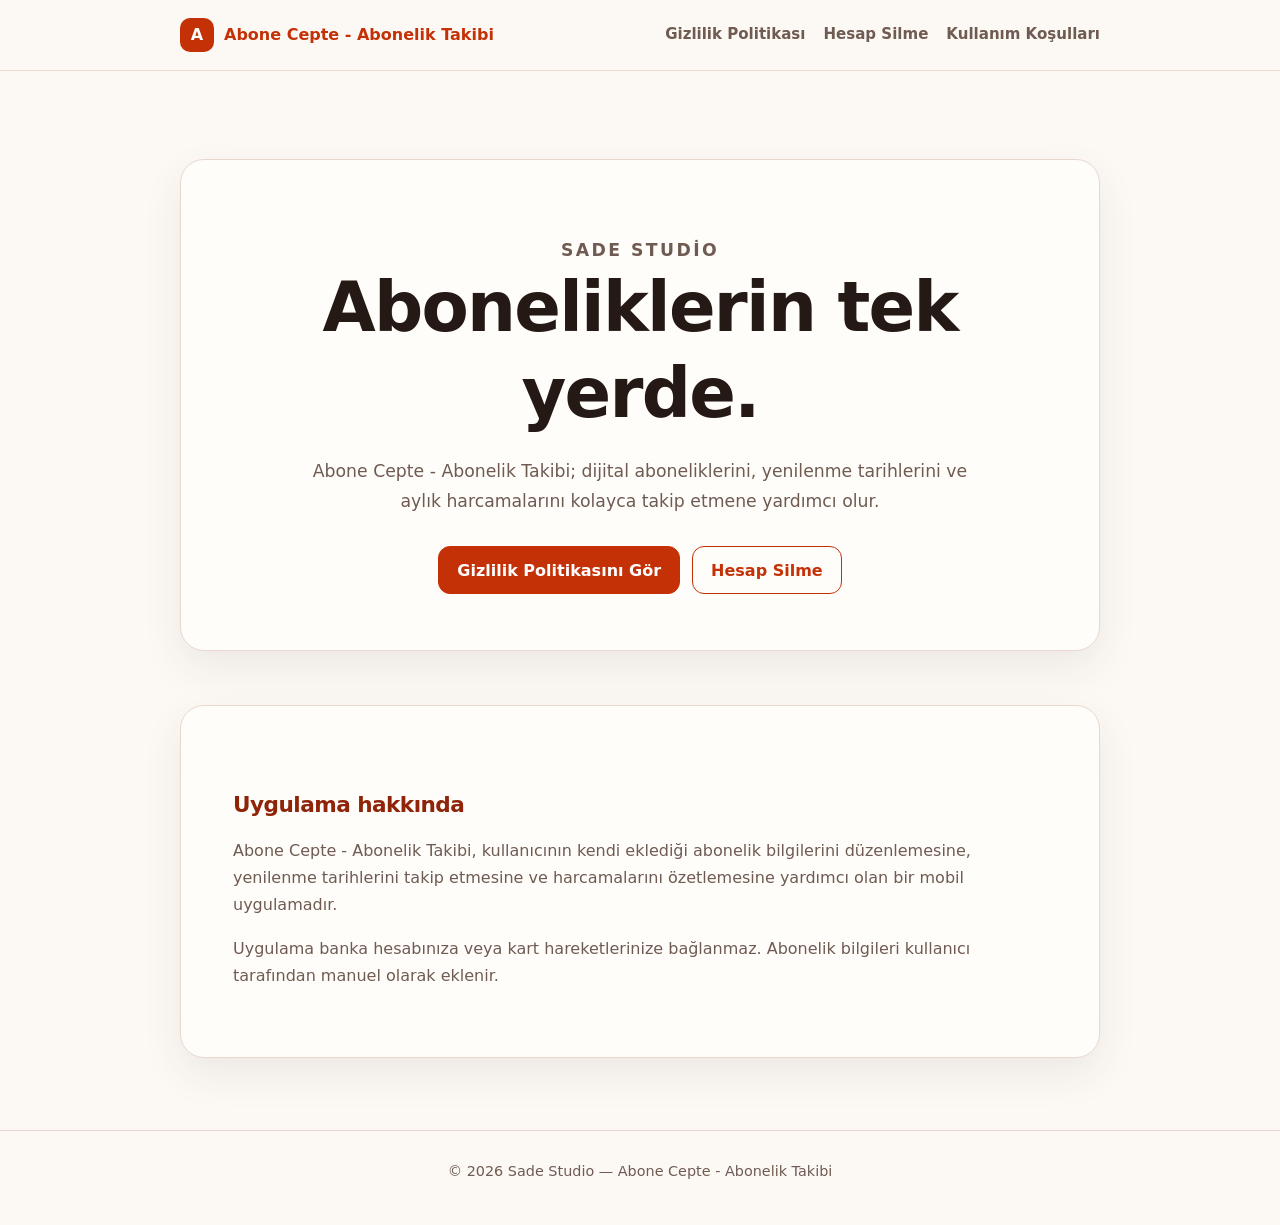
<file: index.html>
<!doctype html><html lang="tr"><head><meta charset="utf-8"><meta name="viewport" content="width=device-width,initial-scale=1"><meta name="description" content="Abone Cepte - Abonelik Takibi uygulamasının resmi bilgi, gizlilik ve hesap silme sayfası."><title>Abone Cepte - Abonelik Takibi — Aboneliklerini Tek Yerden Yönet</title><link rel="stylesheet" href="styles.css"></head><body>
<header class="site-header"><div class="container nav">
<a class="brand" href="index.html"><span class="brand-mark">A</span><span>Abone Cepte - Abonelik Takibi</span></a>
<nav class="nav-links"><a href="privacy.html">Gizlilik Politikası</a><a href="account-deletion.html">Hesap Silme</a><a href="terms.html">Kullanım Koşulları</a></nav>
</div></header>
<main><section class="hero"><div class="container"><div class="hero-card"><p class="eyebrow">Sade Studio</p><h1>Aboneliklerin tek yerde.</h1><p>Abone Cepte - Abonelik Takibi; dijital aboneliklerini, yenilenme tarihlerini ve aylık harcamalarını kolayca takip etmene yardımcı olur.</p><div class="actions"><a class="button" href="privacy.html">Gizlilik Politikasını Gör</a><a class="button secondary" href="account-deletion.html">Hesap Silme</a></div></div></div></section><section class="container"><article class="content-card"><h2>Uygulama hakkında</h2><p>Abone Cepte - Abonelik Takibi, kullanıcının kendi eklediği abonelik bilgilerini düzenlemesine, yenilenme tarihlerini takip etmesine ve harcamalarını özetlemesine yardımcı olan bir mobil uygulamadır.</p><p>Uygulama banka hesabınıza veya kart hareketlerinize bağlanmaz. Abonelik bilgileri kullanıcı tarafından manuel olarak eklenir.</p></article></section></main><footer><div class="container">© 2026 Sade Studio — Abone Cepte - Abonelik Takibi</div></footer></body></html>
</file>
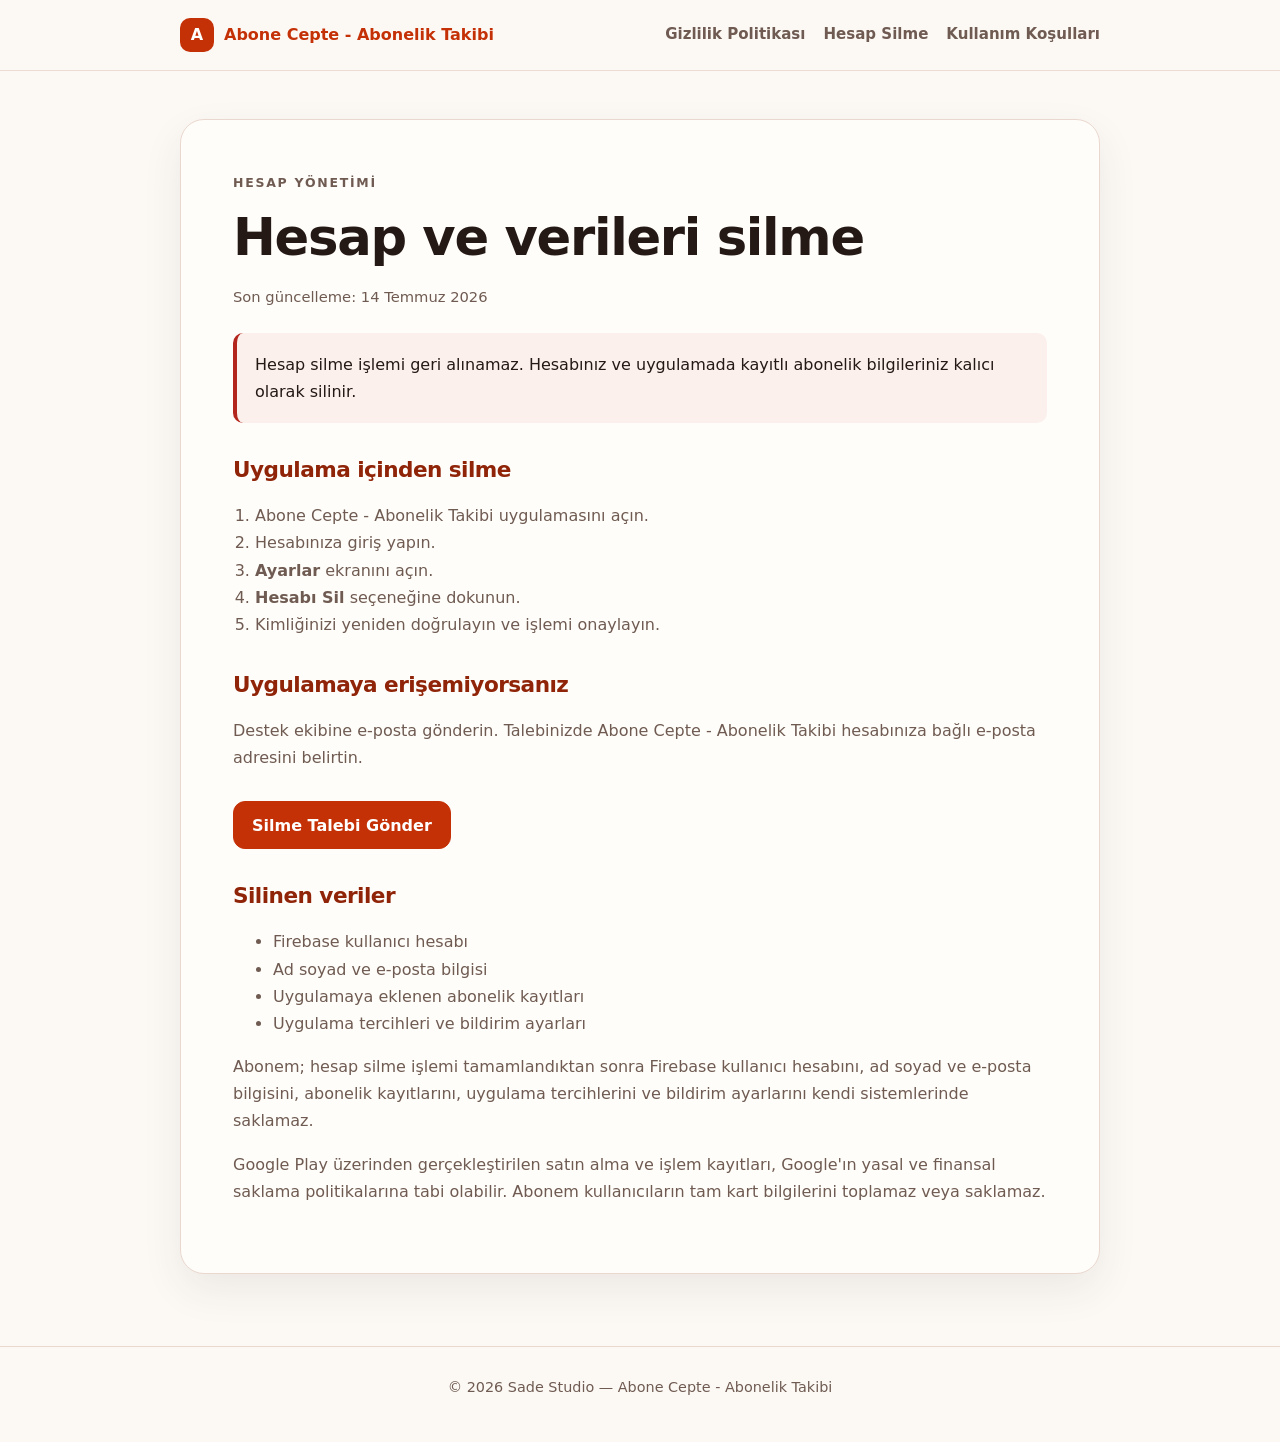
<file: account-deletion.html>
<!doctype html><html lang="tr"><head><meta charset="utf-8"><meta name="viewport" content="width=device-width,initial-scale=1"><meta name="description" content="Abone Cepte - Abonelik Takibi hesabı ve kullanıcı verileri silme talimatları."><title>Hesap Silme — Abone Cepte - Abonelik Takibi</title><link rel="stylesheet" href="styles.css"></head><body>
<header class="site-header"><div class="container nav">
<a class="brand" href="index.html"><span class="brand-mark">A</span><span>Abone Cepte - Abonelik Takibi</span></a>
<nav class="nav-links"><a href="privacy.html">Gizlilik Politikası</a><a href="account-deletion.html">Hesap Silme</a><a href="terms.html">Kullanım Koşulları</a></nav>
</div></header>
<main class="container"><article class="content-card" style="margin-top:48px"><p class="eyebrow">Hesap Yönetimi</p><h1>Hesap ve verileri silme</h1><p class="meta">Son güncelleme: 14 Temmuz 2026</p>
<div class="notice danger">Hesap silme işlemi geri alınamaz. Hesabınız ve uygulamada kayıtlı abonelik bilgileriniz kalıcı olarak silinir.</div>
<h2>Uygulama içinden silme</h2><ol class="steps"><li>Abone Cepte - Abonelik Takibi uygulamasını açın.</li><li>Hesabınıza giriş yapın.</li><li><strong>Ayarlar</strong> ekranını açın.</li><li><strong>Hesabı Sil</strong> seçeneğine dokunun.</li><li>Kimliğinizi yeniden doğrulayın ve işlemi onaylayın.</li></ol>
<h2>Uygulamaya erişemiyorsanız</h2><p>Destek ekibine e-posta gönderin. Talebinizde Abone Cepte - Abonelik Takibi hesabınıza bağlı e-posta adresini belirtin.</p>
<div class="actions" style="justify-content:flex-start"><a class="button" href="mailto:oguzhanokyc1@gmail.com?subject=Abone Cepte - Abonelik Takibi%20Hesap%20Silme%20Talebi">Silme Talebi Gönder</a></div>
<h2>Silinen veriler</h2><ul><li>Firebase kullanıcı hesabı</li><li>Ad soyad ve e-posta bilgisi</li><li>Uygulamaya eklenen abonelik kayıtları</li><li>Uygulama tercihleri ve bildirim ayarları</li></ul>
<p>
  Abonem; hesap silme işlemi tamamlandıktan sonra Firebase kullanıcı
  hesabını, ad soyad ve e-posta bilgisini, abonelik kayıtlarını,
  uygulama tercihlerini ve bildirim ayarlarını kendi sistemlerinde
  saklamaz.
</p>

<p>
  Google Play üzerinden gerçekleştirilen satın alma ve işlem kayıtları,
  Google'ın yasal ve finansal saklama politikalarına tabi olabilir.
  Abonem kullanıcıların tam kart bilgilerini toplamaz veya saklamaz.
</p>
</article></main><footer><div class="container">© 2026 Sade Studio — Abone Cepte - Abonelik Takibi</div></footer></body></html>
</file>
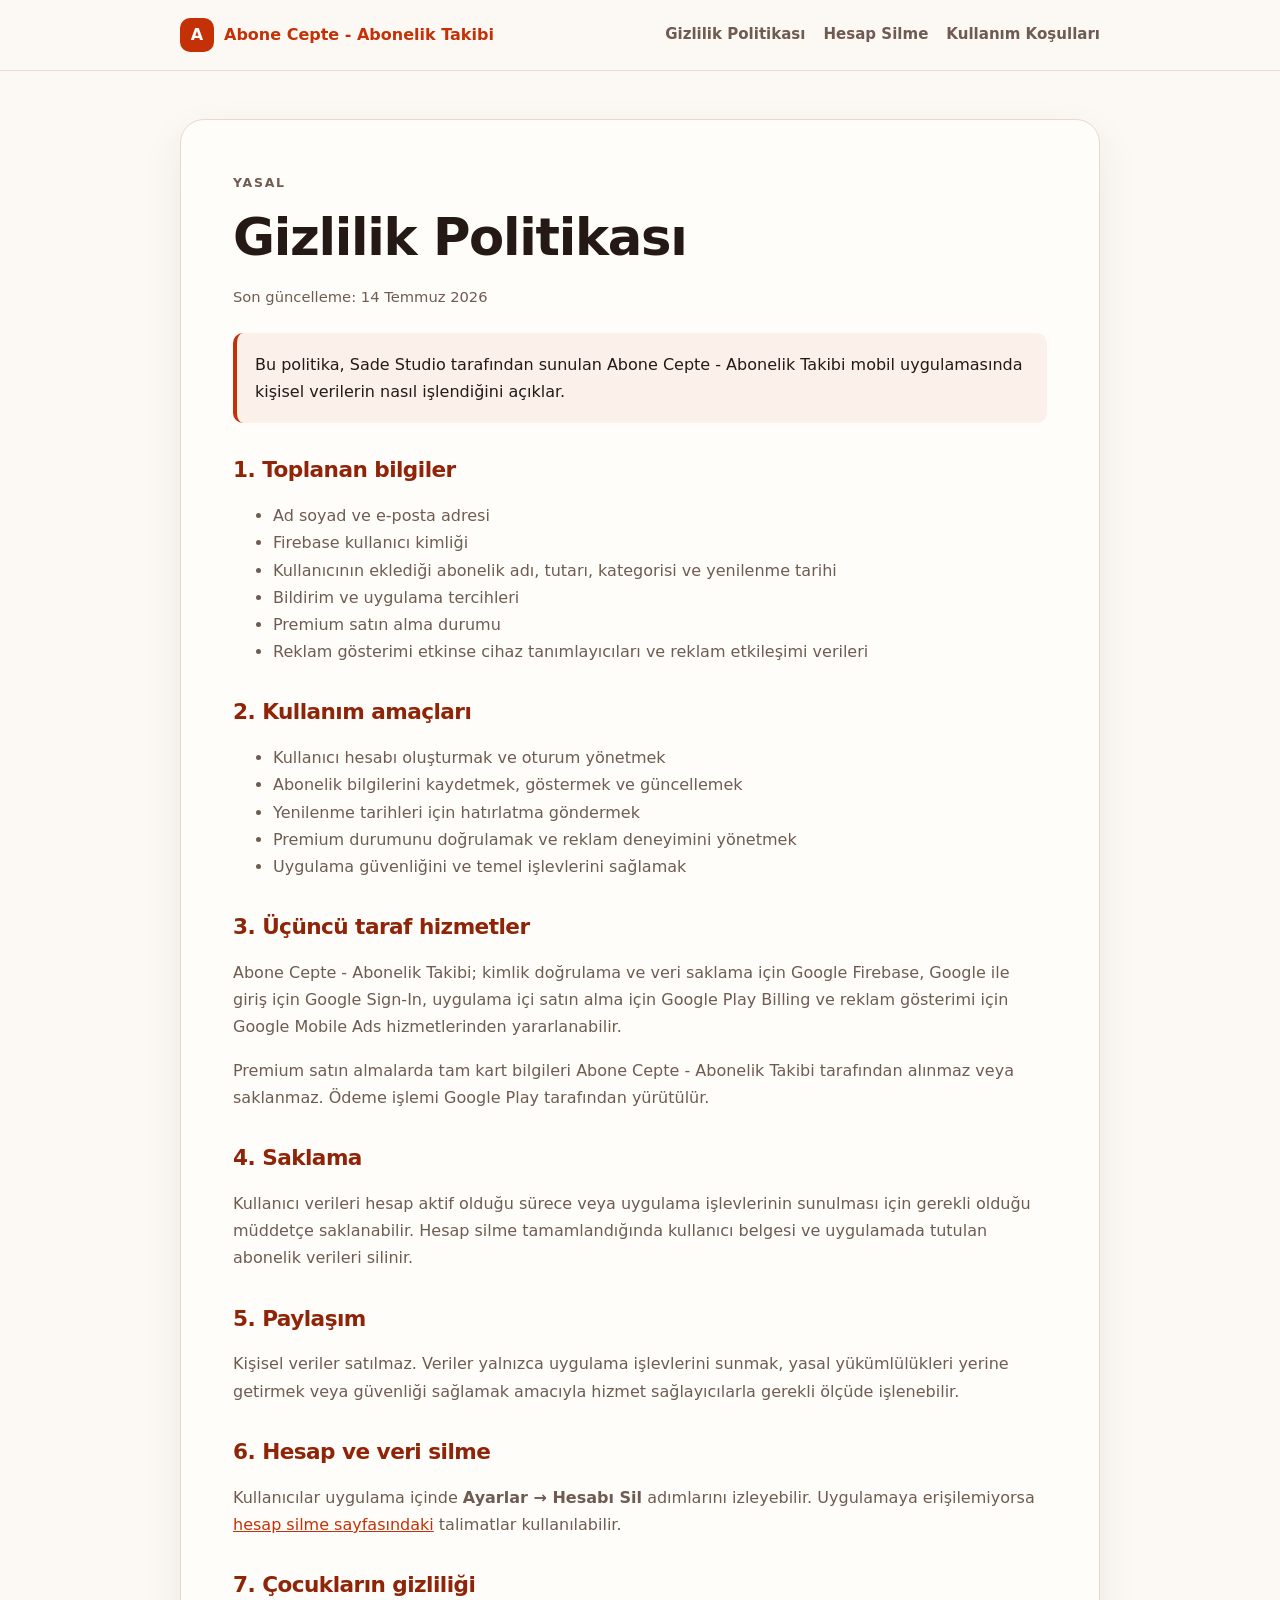
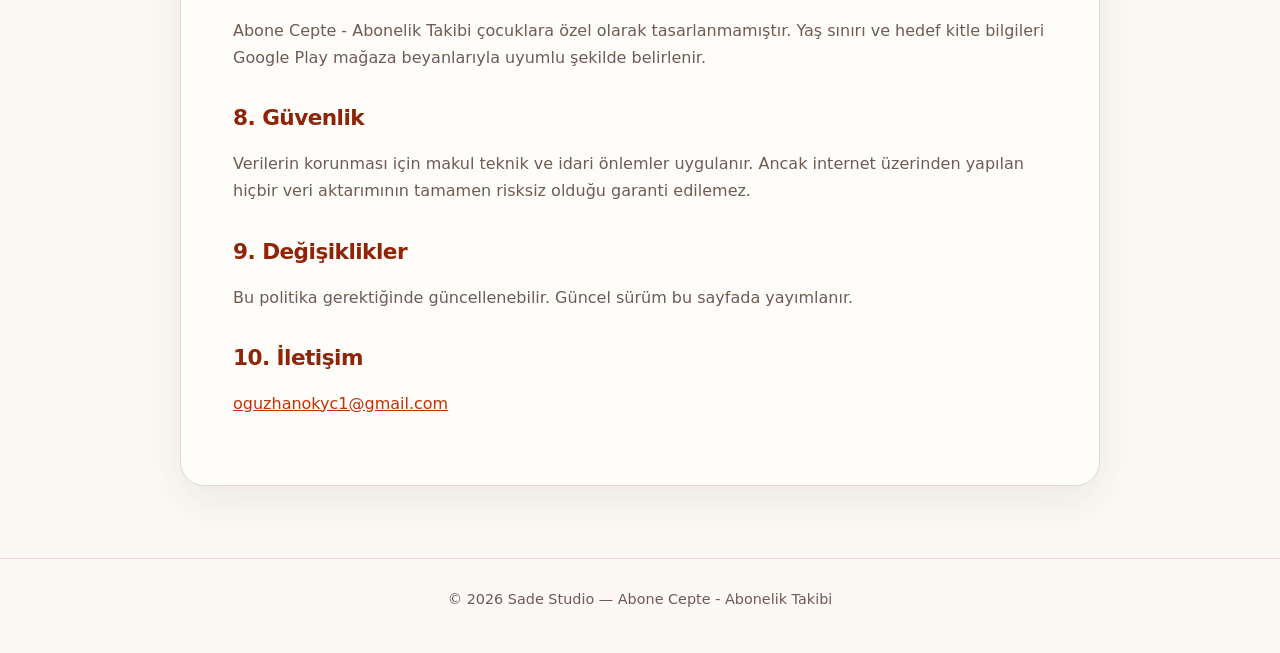
<file: privacy.html>
<!doctype html><html lang="tr"><head><meta charset="utf-8"><meta name="viewport" content="width=device-width,initial-scale=1"><meta name="description" content="Abone Cepte - Abonelik Takibi uygulaması gizlilik politikası."><title>Gizlilik Politikası — Abone Cepte - Abonelik Takibi</title><link rel="stylesheet" href="styles.css"></head><body>
<header class="site-header"><div class="container nav">
<a class="brand" href="index.html"><span class="brand-mark">A</span><span>Abone Cepte - Abonelik Takibi</span></a>
<nav class="nav-links"><a href="privacy.html">Gizlilik Politikası</a><a href="account-deletion.html">Hesap Silme</a><a href="terms.html">Kullanım Koşulları</a></nav>
</div></header>
<main class="container"><article class="content-card" style="margin-top:48px"><p class="eyebrow">Yasal</p><h1>Gizlilik Politikası</h1><p class="meta">Son güncelleme: 14 Temmuz 2026</p>
<div class="notice">Bu politika, Sade Studio tarafından sunulan Abone Cepte - Abonelik Takibi mobil uygulamasında kişisel verilerin nasıl işlendiğini açıklar.</div>
<h2>1. Toplanan bilgiler</h2><ul><li>Ad soyad ve e-posta adresi</li><li>Firebase kullanıcı kimliği</li><li>Kullanıcının eklediği abonelik adı, tutarı, kategorisi ve yenilenme tarihi</li><li>Bildirim ve uygulama tercihleri</li><li>Premium satın alma durumu</li><li>Reklam gösterimi etkinse cihaz tanımlayıcıları ve reklam etkileşimi verileri</li></ul>
<h2>2. Kullanım amaçları</h2><ul><li>Kullanıcı hesabı oluşturmak ve oturum yönetmek</li><li>Abonelik bilgilerini kaydetmek, göstermek ve güncellemek</li><li>Yenilenme tarihleri için hatırlatma göndermek</li><li>Premium durumunu doğrulamak ve reklam deneyimini yönetmek</li><li>Uygulama güvenliğini ve temel işlevlerini sağlamak</li></ul>
<h2>3. Üçüncü taraf hizmetler</h2><p>Abone Cepte - Abonelik Takibi; kimlik doğrulama ve veri saklama için Google Firebase, Google ile giriş için Google Sign-In, uygulama içi satın alma için Google Play Billing ve reklam gösterimi için Google Mobile Ads hizmetlerinden yararlanabilir.</p><p>Premium satın almalarda tam kart bilgileri Abone Cepte - Abonelik Takibi tarafından alınmaz veya saklanmaz. Ödeme işlemi Google Play tarafından yürütülür.</p>
<h2>4. Saklama</h2><p>Kullanıcı verileri hesap aktif olduğu sürece veya uygulama işlevlerinin sunulması için gerekli olduğu müddetçe saklanabilir. Hesap silme tamamlandığında kullanıcı belgesi ve uygulamada tutulan abonelik verileri silinir.</p>
<h2>5. Paylaşım</h2><p>Kişisel veriler satılmaz. Veriler yalnızca uygulama işlevlerini sunmak, yasal yükümlülükleri yerine getirmek veya güvenliği sağlamak amacıyla hizmet sağlayıcılarla gerekli ölçüde işlenebilir.</p>
<h2>6. Hesap ve veri silme</h2><p>Kullanıcılar uygulama içinde <strong>Ayarlar → Hesabı Sil</strong> adımlarını izleyebilir. Uygulamaya erişilemiyorsa <a href="account-deletion.html">hesap silme sayfasındaki</a> talimatlar kullanılabilir.</p>
<h2>7. Çocukların gizliliği</h2><p>Abone Cepte - Abonelik Takibi çocuklara özel olarak tasarlanmamıştır. Yaş sınırı ve hedef kitle bilgileri Google Play mağaza beyanlarıyla uyumlu şekilde belirlenir.</p>
<h2>8. Güvenlik</h2><p>Verilerin korunması için makul teknik ve idari önlemler uygulanır. Ancak internet üzerinden yapılan hiçbir veri aktarımının tamamen risksiz olduğu garanti edilemez.</p>
<h2>9. Değişiklikler</h2><p>Bu politika gerektiğinde güncellenebilir. Güncel sürüm bu sayfada yayımlanır.</p>
<h2>10. İletişim</h2><p><a href="mailto:oguzhanokyc1@gmail.com">oguzhanokyc1@gmail.com</a></p>
</article></main><footer><div class="container">© 2026 Sade Studio — Abone Cepte - Abonelik Takibi</div></footer></body></html>
</file>
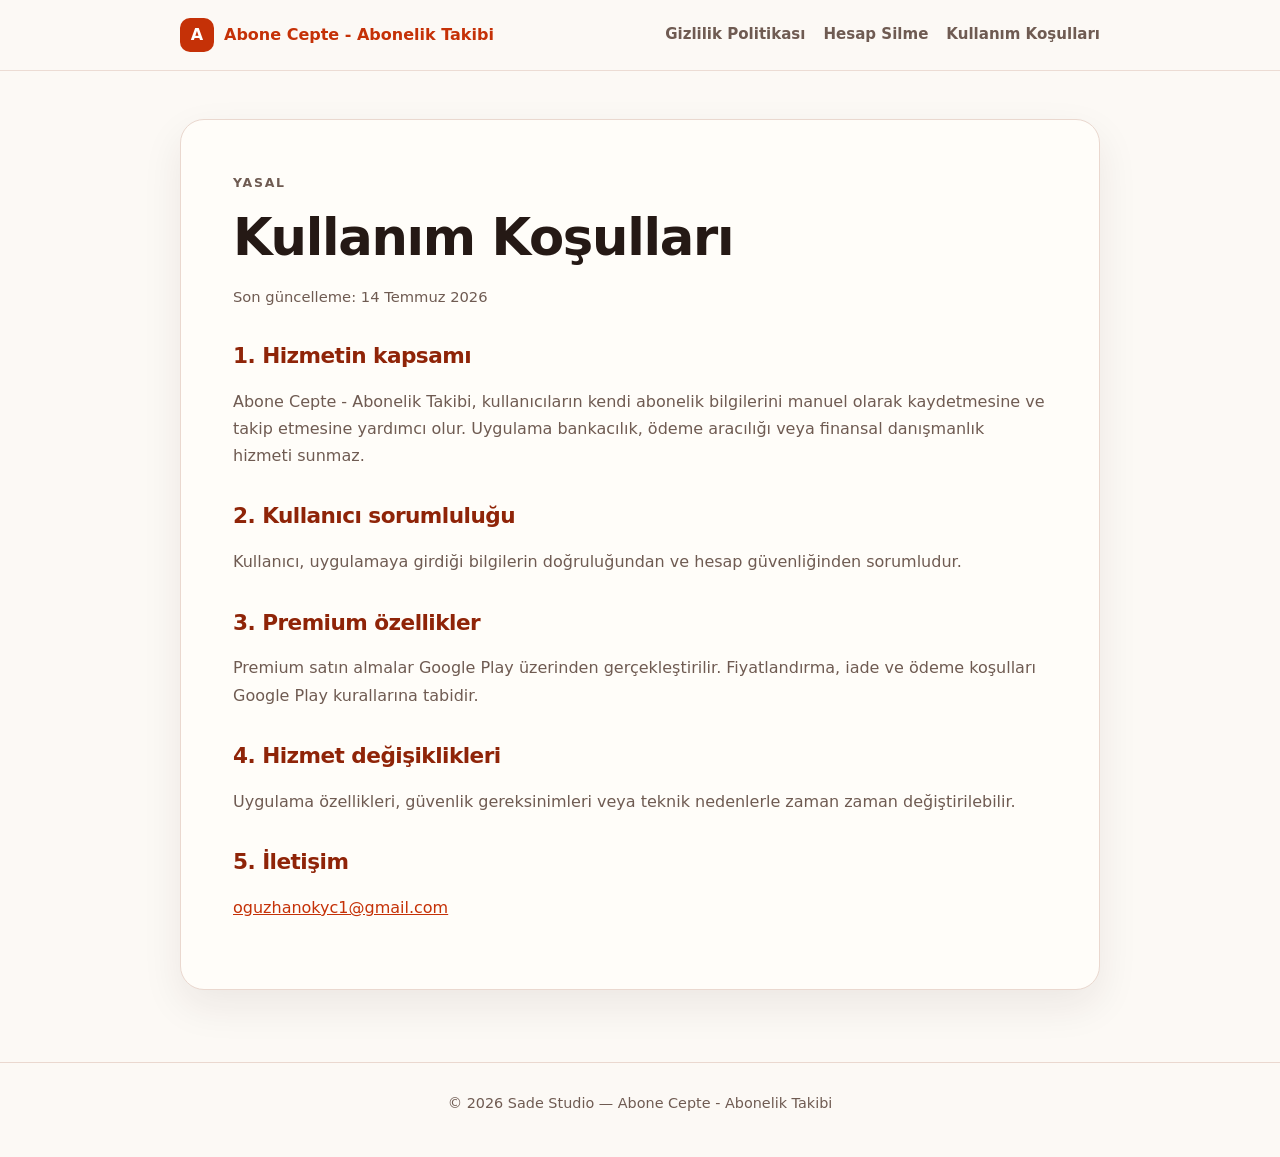
<file: terms.html>
<!doctype html><html lang="tr"><head><meta charset="utf-8"><meta name="viewport" content="width=device-width,initial-scale=1"><meta name="description" content="Abone Cepte - Abonelik Takibi kullanım koşulları."><title>Kullanım Koşulları — Abone Cepte - Abonelik Takibi</title><link rel="stylesheet" href="styles.css"></head><body>
<header class="site-header"><div class="container nav">
<a class="brand" href="index.html"><span class="brand-mark">A</span><span>Abone Cepte - Abonelik Takibi</span></a>
<nav class="nav-links"><a href="privacy.html">Gizlilik Politikası</a><a href="account-deletion.html">Hesap Silme</a><a href="terms.html">Kullanım Koşulları</a></nav>
</div></header>
<main class="container"><article class="content-card" style="margin-top:48px"><p class="eyebrow">Yasal</p><h1>Kullanım Koşulları</h1><p class="meta">Son güncelleme: 14 Temmuz 2026</p><h2>1. Hizmetin kapsamı</h2><p>Abone Cepte - Abonelik Takibi, kullanıcıların kendi abonelik bilgilerini manuel olarak kaydetmesine ve takip etmesine yardımcı olur. Uygulama bankacılık, ödeme aracılığı veya finansal danışmanlık hizmeti sunmaz.</p><h2>2. Kullanıcı sorumluluğu</h2><p>Kullanıcı, uygulamaya girdiği bilgilerin doğruluğundan ve hesap güvenliğinden sorumludur.</p><h2>3. Premium özellikler</h2><p>Premium satın almalar Google Play üzerinden gerçekleştirilir. Fiyatlandırma, iade ve ödeme koşulları Google Play kurallarına tabidir.</p><h2>4. Hizmet değişiklikleri</h2><p>Uygulama özellikleri, güvenlik gereksinimleri veya teknik nedenlerle zaman zaman değiştirilebilir.</p><h2>5. İletişim</h2><p><a href="mailto:oguzhanokyc1@gmail.com">oguzhanokyc1@gmail.com</a></p></article></main><footer><div class="container">© 2026 Sade Studio — Abone Cepte - Abonelik Takibi</div></footer></body></html>
</file>
<file: styles.css>
:root{--p:#c53107;--pd:#8f2408;--bg:#fcf9f5;--s:#fffdf9;--t:#251915;--m:#6f5b52;--b:#ead8cf;--d:#b3261e;--sh:0 16px 40px rgba(52,30,20,.08)}
*{box-sizing:border-box}html{scroll-behavior:smooth}body{margin:0;font-family:Inter,ui-sans-serif,system-ui,-apple-system,BlinkMacSystemFont,"Segoe UI",sans-serif;background:var(--bg);color:var(--t);line-height:1.7}a{color:var(--p)}.container{width:min(920px,calc(100% - 32px));margin:0 auto}.site-header{position:sticky;top:0;z-index:10;border-bottom:1px solid rgba(234,216,207,.85);background:rgba(252,249,245,.92);backdrop-filter:blur(14px)}.nav{min-height:70px;display:flex;align-items:center;justify-content:space-between;gap:24px}.brand{display:inline-flex;align-items:center;gap:10px;color:var(--p);font-weight:900;text-decoration:none}.brand-mark{width:34px;height:34px;display:grid;place-items:center;border-radius:10px;background:var(--p);color:#fff}.nav-links{display:flex;flex-wrap:wrap;gap:18px}.nav-links a{color:var(--m);text-decoration:none;font-size:.94rem;font-weight:700}.nav-links a:hover{color:var(--p)}.hero{padding:88px 0 54px;text-align:center}.hero-card,.content-card{background:var(--s);border:1px solid var(--b);border-radius:24px;box-shadow:var(--sh)}.hero-card{padding:56px 28px}.eyebrow{margin:0 0 12px;color:var(--p);font-size:.78rem;font-weight:900;letter-spacing:.14em;text-transform:uppercase}h1,h2,h3{line-height:1.25;letter-spacing:-.025em}h1{margin:0;font-size:clamp(2.1rem,7vw,4.3rem)}.hero p{max-width:680px;margin:20px auto 0;color:var(--m);font-size:1.08rem}.actions{margin-top:30px;display:flex;justify-content:center;flex-wrap:wrap;gap:12px}.button{display:inline-flex;align-items:center;justify-content:center;min-height:48px;padding:0 18px;border-radius:12px;border:1px solid var(--p);background:var(--p);color:#fff;text-decoration:none;font-weight:900}.button.secondary{background:transparent;color:var(--p)}main{padding-bottom:72px}.content-card{padding:clamp(24px,5vw,52px)}.content-card h1{font-size:clamp(2rem,6vw,3.2rem)}.content-card h2{margin-top:34px;color:var(--pd);font-size:1.35rem}.content-card p,.content-card li{color:var(--m)}.notice{margin:24px 0;padding:18px;border-left:4px solid var(--p);border-radius:10px;background:rgba(197,49,7,.06)}.danger{border-left-color:var(--d);background:rgba(179,38,30,.06)}.meta{color:var(--m);font-size:.92rem}.steps{padding-left:22px}footer{border-top:1px solid var(--b);padding:28px 0 42px;color:var(--m);font-size:.9rem;text-align:center}@media(max-width:680px){.nav{align-items:flex-start;flex-direction:column;padding:14px 0}.nav-links{gap:12px}.hero{padding-top:42px}.hero-card{padding:40px 20px}}
</file>
